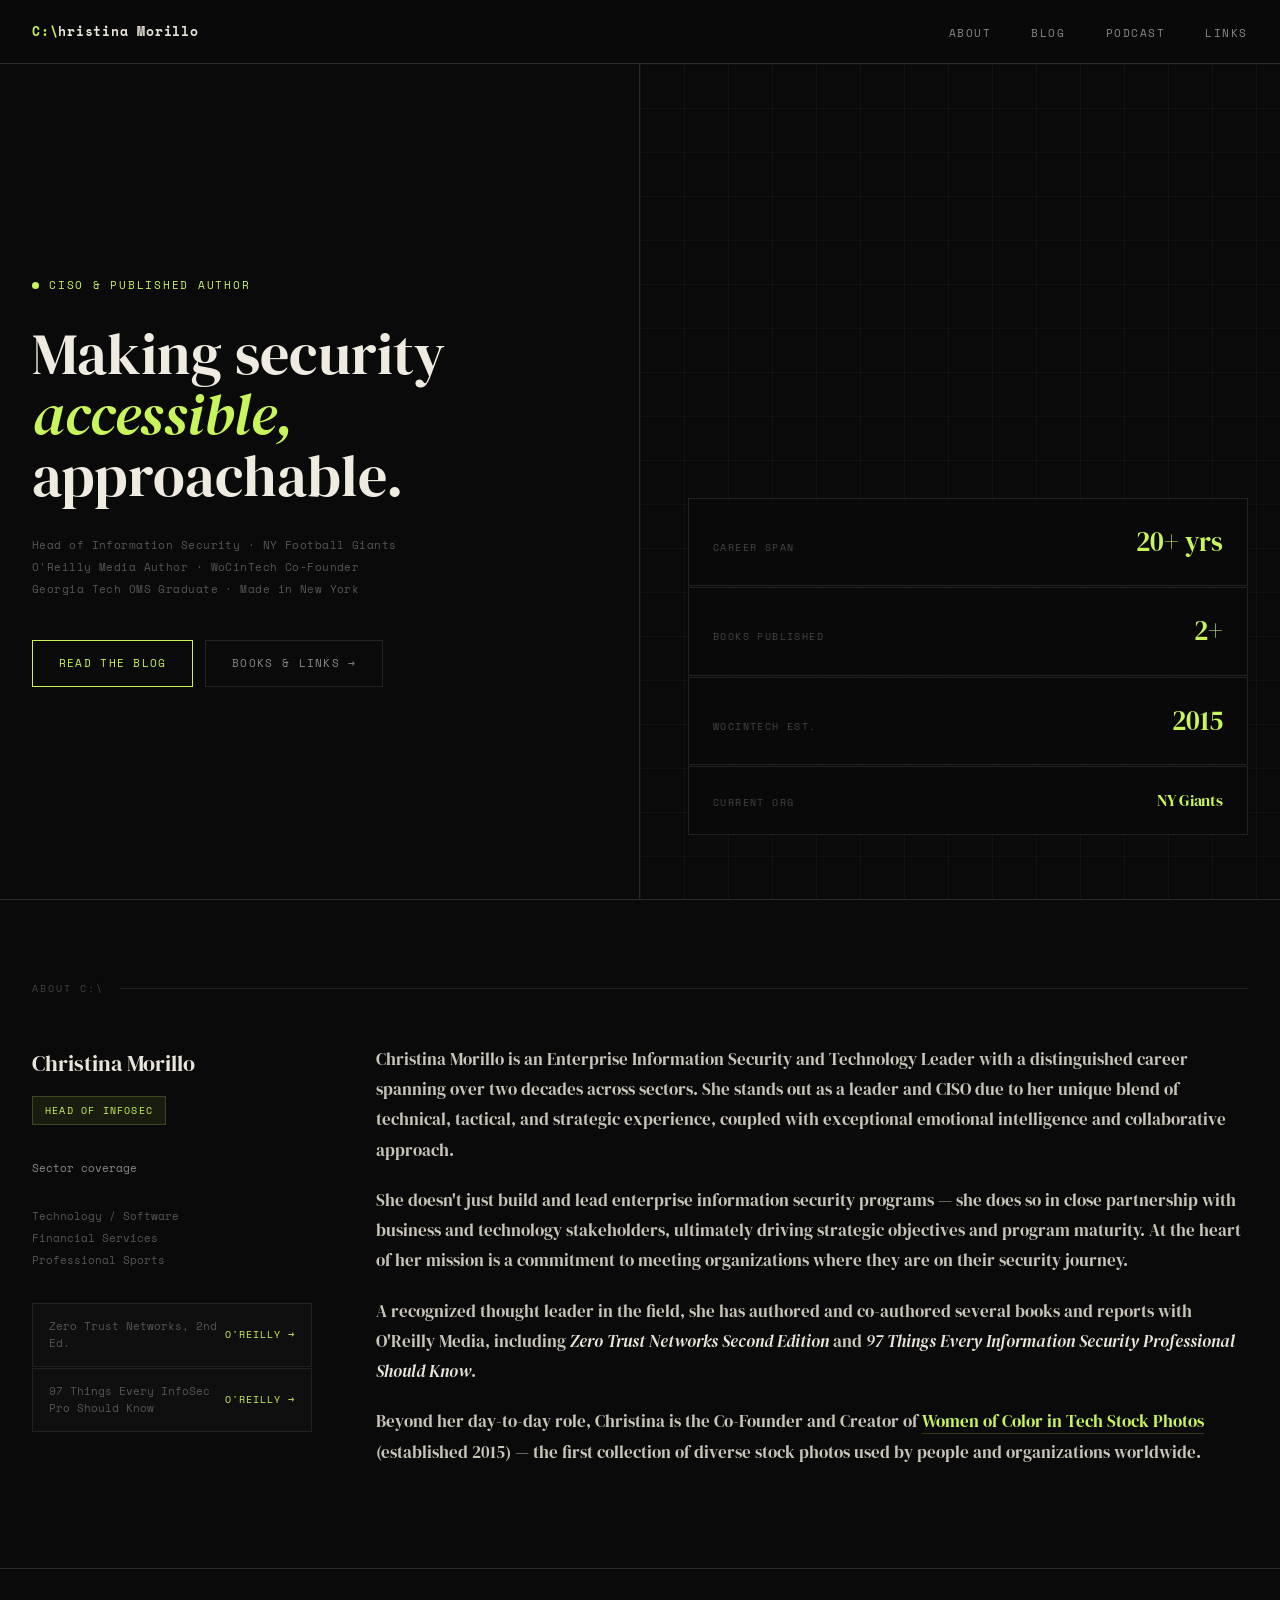
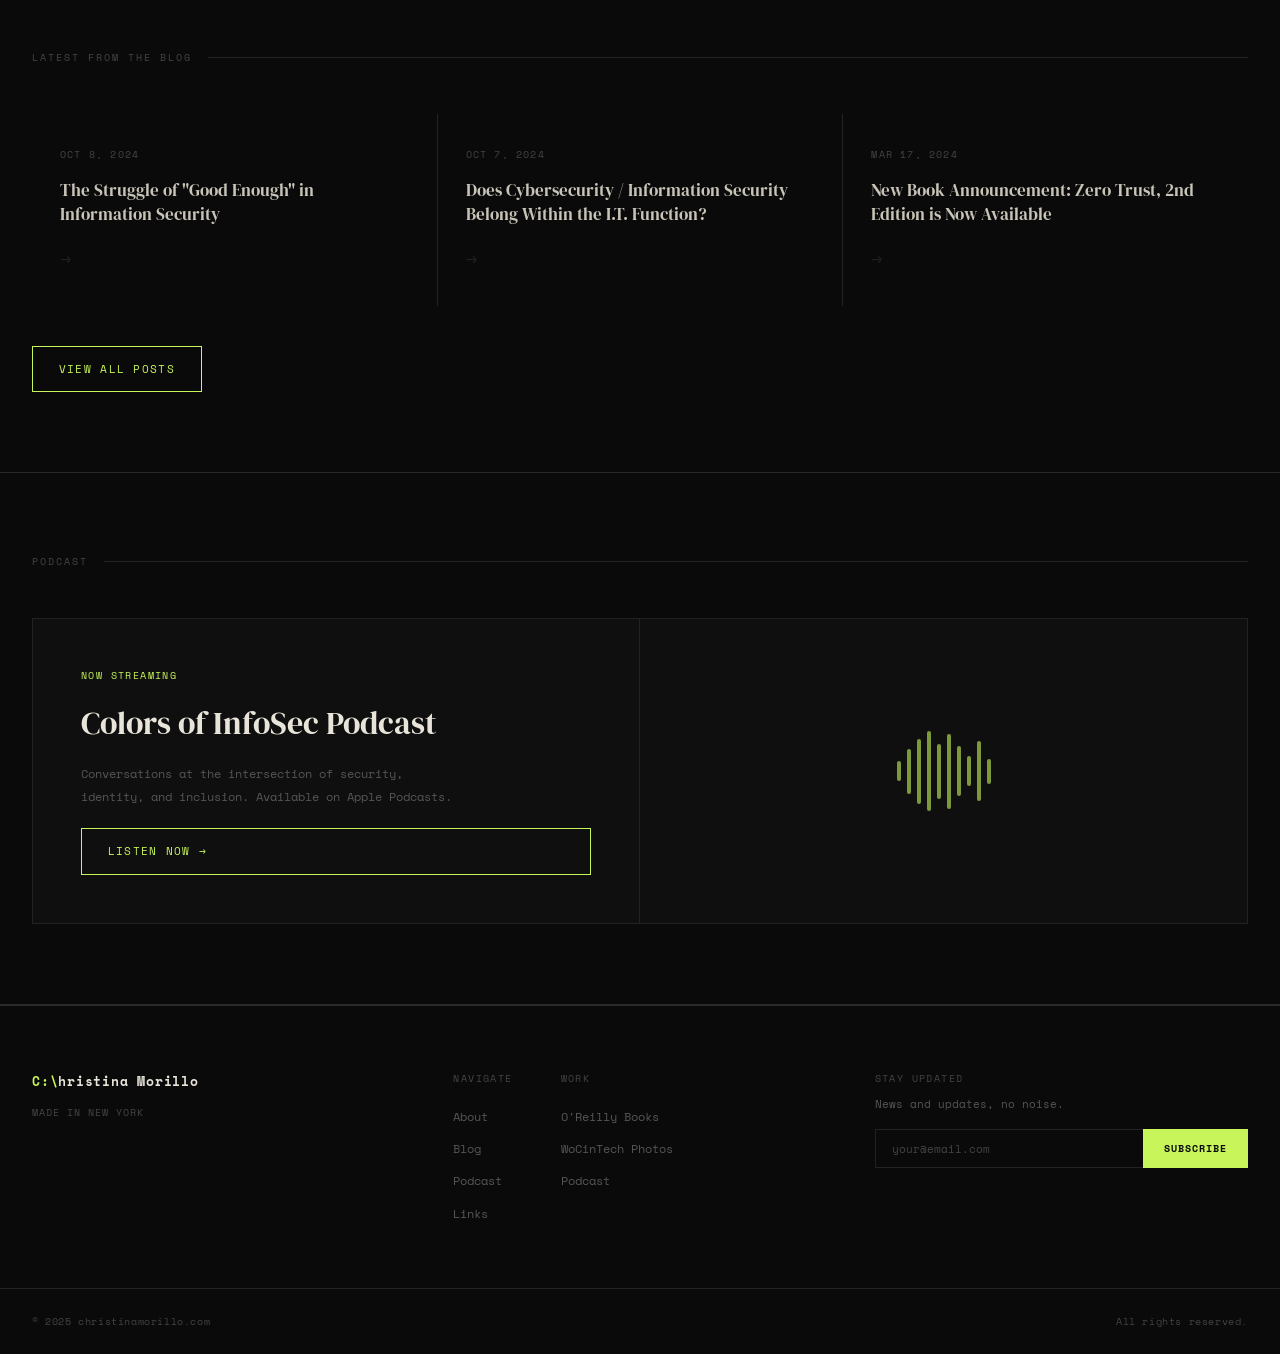
<file: index.html>
<!DOCTYPE html>
<html lang="en">
<head>
  <meta charset="UTF-8" />
  <meta name="viewport" content="width=device-width, initial-scale=1.0" />
  <meta name="description" content="Christina Morillo — Head of Information Security at The New York Football Giants. CISO, Published Author, Co-Founder of WoCinTech." />
  <meta property="og:title" content="C:\hristina Morillo" />
  <meta property="og:description" content="Enterprise Information Security Leader. Published Author. Made in New York." />
  <meta property="og:type" content="website" />
  <title>C:\hristina Morillo</title>
  <link rel="stylesheet" href="assets/css/style.css" />
  <link rel="preconnect" href="https://fonts.googleapis.com" />
  <link rel="preconnect" href="https://fonts.gstatic.com" crossorigin />
  <link href="https://fonts.googleapis.com/css2?family=Space+Mono:ital,wght@0,400;0,700;1,400&family=DM+Serif+Display:ital@0;1&display=swap" rel="stylesheet" />
</head>
<body>

  <!-- NAV -->
  <nav class="nav" id="nav">
    <a href="index.html" class="logo"><span>C:\</span>hristina Morillo</a>
    <button class="nav-toggle" id="navToggle" aria-label="Toggle menu">
      <span></span><span></span><span></span>
    </button>
    <ul class="nav-links" id="navLinks">
      <li><a href="#about">About</a></li>
      <li><a href="blog.html">Blog</a></li>
      <li><a href="#podcast">Podcast</a></li>
      <li><a href="https://bio.site/christinamorillo" target="_blank" rel="noopener">Links</a></li>
    </ul>
  </nav>

  <!-- HERO -->
  <section class="hero">
    <div class="hero-text">
      <div class="prompt">CISO &amp; Published Author</div>
      <h1 class="headline">
        Making security<br>
        <em>accessible,</em><br>
        approachable.
      </h1>
      <p class="tagline">
        Head of Information Security · NY Football Giants<br>
        O'Reilly Media Author · WoCinTech Co-Founder<br>
        Georgia Tech OMS Graduate · Made in New York
      </p>
      <div class="cta-row">
        <a class="btn" href="blog.html">Read the Blog</a>
        <a class="btn btn-ghost" href="https://www.oreilly.com/pub/au/8268" target="_blank" rel="noopener">Books &amp; Links →</a>
      </div>
    </div>

    <div class="hero-visual">
      <div class="grid-bg"></div>
      <div class="stat-stack">
        <div class="stat">
          <span class="stat-label">Career Span</span>
          <span class="stat-value">20+ yrs</span>
        </div>
        <div class="stat">
          <span class="stat-label">Books Published</span>
          <span class="stat-value">2+</span>
        </div>
        <div class="stat">
          <span class="stat-label">WoCinTech Est.</span>
          <span class="stat-value">2015</span>
        </div>
        <div class="stat">
          <span class="stat-label">Current Org</span>
          <span class="stat-value stat-value--sm">NY Giants</span>
        </div>
      </div>
    </div>
  </section>

  <!-- ABOUT -->
  <section class="section" id="about">
    <div class="section-label">About C:\</div>
    <div class="bio">
      <div class="bio-aside">
        <div class="bio-name">Christina Morillo</div>
        <div class="role-tag">HEAD OF INFOSEC</div>
        <div class="bio-org">
          <strong>Sector coverage</strong><br>
          Technology / Software<br>
          Financial Services<br>
          Professional Sports
        </div>
        <div class="books">
          <a class="book" href="https://www.oreilly.com/pub/au/8268" target="_blank" rel="noopener">
            Zero Trust Networks, 2nd Ed. <span>O'REILLY →</span>
          </a>
          <a class="book" href="https://www.oreilly.com/pub/au/8268" target="_blank" rel="noopener">
            97 Things Every InfoSec Pro Should Know <span>O'REILLY →</span>
          </a>
        </div>
      </div>
      <div class="bio-body">
        <p>Christina Morillo is an Enterprise Information Security and Technology Leader with a distinguished career spanning over two decades across sectors. She stands out as a leader and CISO due to her unique blend of technical, tactical, and strategic experience, coupled with exceptional emotional intelligence and collaborative approach.</p>
        <p>She doesn't just build and lead enterprise information security programs — she does so in close partnership with business and technology stakeholders, ultimately driving strategic objectives and program maturity. At the heart of her mission is a commitment to meeting organizations where they are on their security journey.</p>
        <p>A recognized thought leader in the field, she has authored and co-authored several books and reports with O'Reilly Media, including <em>Zero Trust Networks Second Edition</em> and <em>97 Things Every Information Security Professional Should Know</em>.</p>
        <p>Beyond her day-to-day role, Christina is the Co-Founder and Creator of <a href="https://www.wocintechchat.com" target="_blank" rel="noopener">Women of Color in Tech Stock Photos</a> (established 2015) — the first collection of diverse stock photos used by people and organizations worldwide.</p>
      </div>
    </div>
  </section>

  <!-- BLOG PREVIEW -->
  <section class="section" id="blog">
    <div class="section-label">Latest from the Blog</div>
    <div class="blog-grid">
      <a class="post" href="https://www.christinamorillo.com/blog/goodenoughinfosec" target="_blank" rel="noopener">
        <div class="post-date">Oct 8, 2024</div>
        <div class="post-title">The Struggle of "Good Enough" in Information Security</div>
        <div class="post-arrow">→</div>
      </a>
      <a class="post" href="https://www.christinamorillo.com/blog/infosecandit" target="_blank" rel="noopener">
        <div class="post-date">Oct 7, 2024</div>
        <div class="post-title">Does Cybersecurity / Information Security Belong Within the I.T. Function?</div>
        <div class="post-arrow">→</div>
      </a>
      <a class="post" href="https://www.christinamorillo.com/blog/new-book-announcement-zero-trust-2nd-ed-is-now-available" target="_blank" rel="noopener">
        <div class="post-date">Mar 17, 2024</div>
        <div class="post-title">New Book Announcement: Zero Trust, 2nd Edition is Now Available</div>
        <div class="post-arrow">→</div>
      </a>
    </div>
    <div class="blog-cta">
      <a class="btn" href="blog.html">View All Posts</a>
    </div>
  </section>

  <!-- PODCAST -->
  <section class="section" id="podcast">
    <div class="section-label">Podcast</div>
    <div class="podcast-card">
      <div class="podcast-info">
        <div class="podcast-tag">NOW STREAMING</div>
        <h2 class="podcast-title">Colors of InfoSec Podcast</h2>
        <p class="podcast-desc">Conversations at the intersection of security, identity, and inclusion. Available on Apple Podcasts.</p>
        <a class="btn" href="https://podcasts.apple.com/us/podcast/colors-of-infosec-podcast/id1531541552" target="_blank" rel="noopener">Listen Now →</a>
      </div>
      <div class="podcast-visual">
        <div class="podcast-wave">
          <span></span><span></span><span></span><span></span><span></span>
          <span></span><span></span><span></span><span></span><span></span>
        </div>
      </div>
    </div>
  </section>

  <!-- FOOTER -->
  <footer class="footer">
    <div class="footer-top">
      <div class="footer-brand">
        <div class="logo"><span>C:\</span>hristina Morillo</div>
        <div class="footer-made">Made in New York</div>
      </div>
      <div class="footer-nav">
        <div class="footer-col">
          <div class="footer-col-label">Navigate</div>
          <a href="#about">About</a>
          <a href="blog.html">Blog</a>
          <a href="#podcast">Podcast</a>
          <a href="https://bio.site/christinamorillo" target="_blank" rel="noopener">Links</a>
        </div>
        <div class="footer-col">
          <div class="footer-col-label">Work</div>
          <a href="https://www.oreilly.com/pub/au/8268" target="_blank" rel="noopener">O'Reilly Books</a>
          <a href="https://www.wocintechchat.com" target="_blank" rel="noopener">WoCinTech Photos</a>
          <a href="https://podcasts.apple.com/us/podcast/colors-of-infosec-podcast/id1531541552" target="_blank" rel="noopener">Podcast</a>
        </div>
      </div>
      <div class="footer-subscribe">
        <div class="footer-col-label">Stay Updated</div>
        <p>News and updates, no noise.</p>
        <form class="subscribe-form" id="subscribeForm" onsubmit="handleSubscribe(event)">
          <input type="email" class="email-input" placeholder="your@email.com" required />
          <button type="submit" class="sub-btn">Subscribe</button>
        </form>
        <div class="subscribe-msg" id="subscribeMsg"></div>
      </div>
    </div>
    <div class="footer-bottom">
      <span>© 2025 christinamorillo.com</span>
      <span>All rights reserved.</span>
    </div>
  </footer>

  <script src="assets/js/main.js"></script>
</body>
</html>
</file>
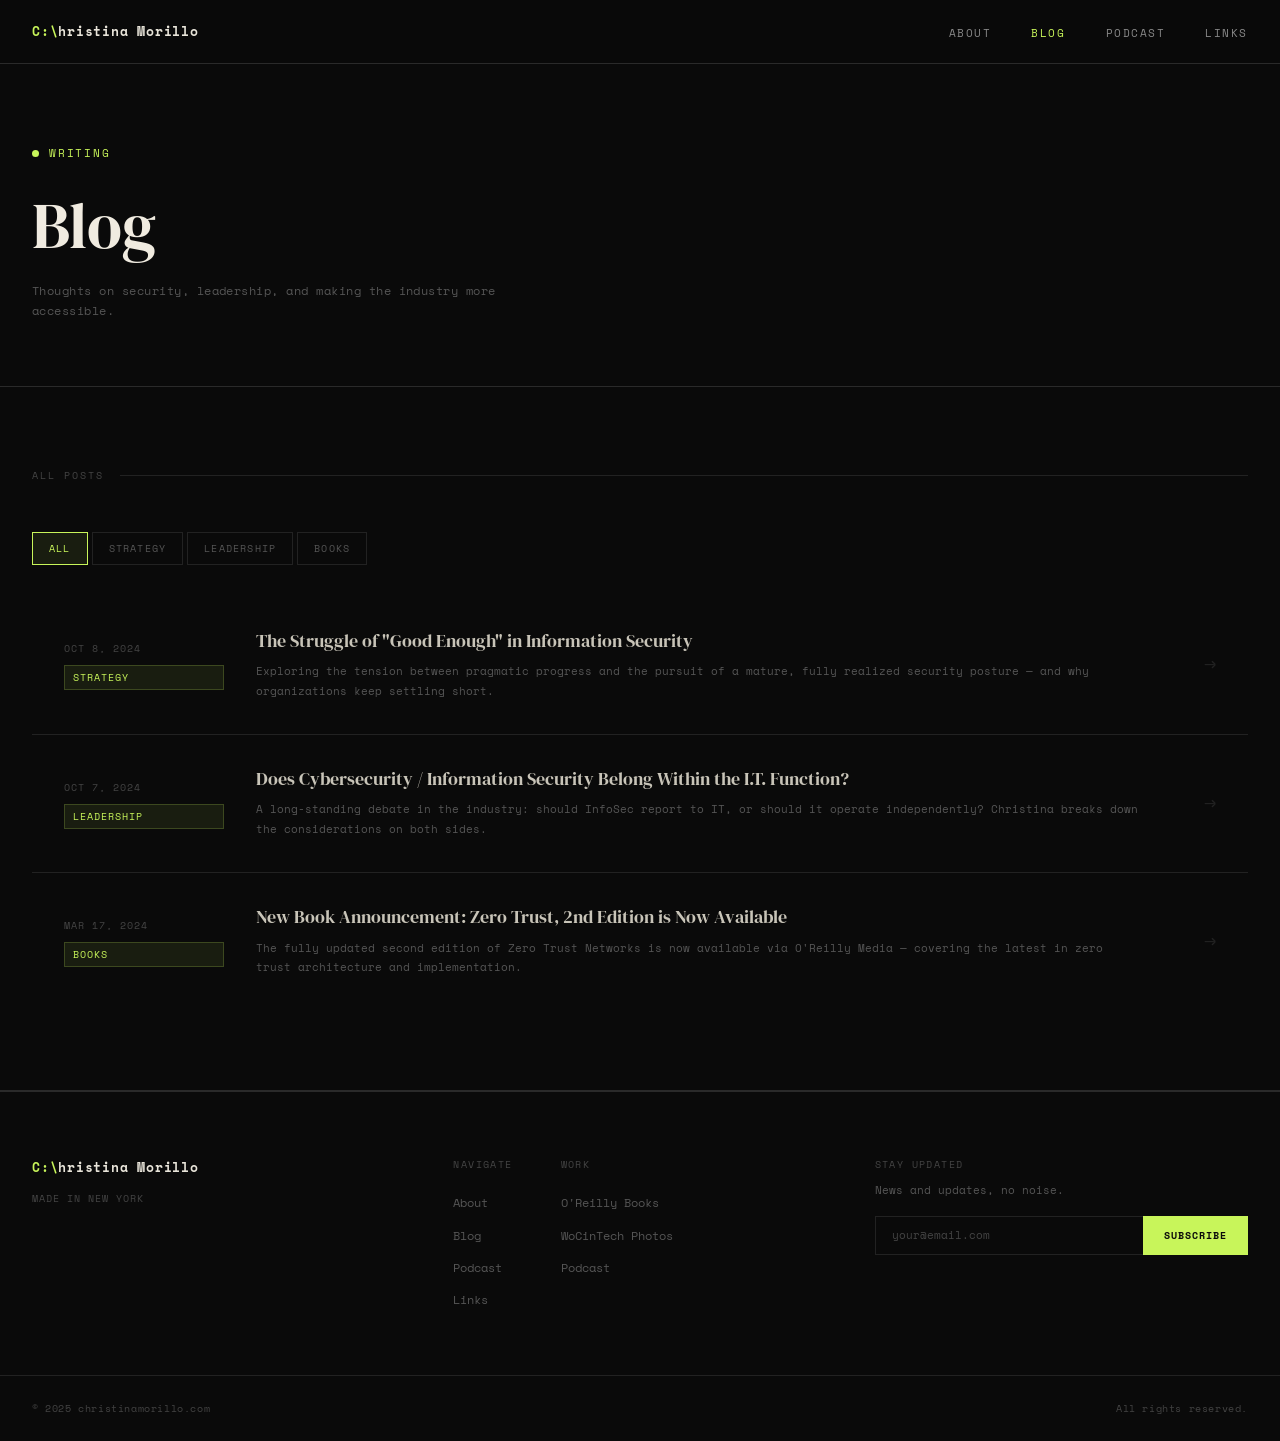
<file: blog.html>
<!DOCTYPE html>
<html lang="en">
<head>
  <meta charset="UTF-8" />
  <meta name="viewport" content="width=device-width, initial-scale=1.0" />
  <meta name="description" content="Christina Morillo's blog — thoughts on information security, leadership, and inclusion in tech." />
  <title>Blog · C:\hristina Morillo</title>
  <link rel="stylesheet" href="assets/css/style.css" />
  <link rel="preconnect" href="https://fonts.googleapis.com" />
  <link rel="preconnect" href="https://fonts.gstatic.com" crossorigin />
  <link href="https://fonts.googleapis.com/css2?family=Space+Mono:ital,wght@0,400;0,700;1,400&family=DM+Serif+Display:ital@0;1&display=swap" rel="stylesheet" />
</head>
<body>

  <nav class="nav" id="nav">
    <a href="index.html" class="logo"><span>C:\</span>hristina Morillo</a>
    <button class="nav-toggle" id="navToggle" aria-label="Toggle menu">
      <span></span><span></span><span></span>
    </button>
    <ul class="nav-links" id="navLinks">
      <li><a href="index.html#about">About</a></li>
      <li><a href="blog.html" class="active">Blog</a></li>
      <li><a href="index.html#podcast">Podcast</a></li>
      <li><a href="https://bio.site/christinamorillo" target="_blank" rel="noopener">Links</a></li>
    </ul>
  </nav>

  <div class="page-header">
    <div class="prompt">Writing</div>
    <h1 class="page-title">Blog</h1>
    <p class="page-subtitle">Thoughts on security, leadership, and making the industry more accessible.</p>
  </div>

  <section class="section">
    <div class="section-label">All Posts</div>

    <div class="blog-filter" id="blogFilter">
      <button class="filter-btn active" data-tag="all">All</button>
      <button class="filter-btn" data-tag="strategy">Strategy</button>
      <button class="filter-btn" data-tag="leadership">Leadership</button>
      <button class="filter-btn" data-tag="books">Books</button>
    </div>

    <div class="blog-list" id="blogList">

      <a class="blog-item" href="https://www.christinamorillo.com/blog/goodenoughinfosec" target="_blank" rel="noopener" data-tags="strategy leadership">
        <div class="blog-item-meta">
          <span class="blog-item-date">Oct 8, 2024</span>
          <span class="blog-item-tag">Strategy</span>
        </div>
        <div class="blog-item-body">
          <h2 class="blog-item-title">The Struggle of "Good Enough" in Information Security</h2>
          <p class="blog-item-excerpt">Exploring the tension between pragmatic progress and the pursuit of a mature, fully realized security posture — and why organizations keep settling short.</p>
        </div>
        <div class="blog-item-arrow">→</div>
      </a>

      <a class="blog-item" href="https://www.christinamorillo.com/blog/infosecandit" target="_blank" rel="noopener" data-tags="strategy leadership">
        <div class="blog-item-meta">
          <span class="blog-item-date">Oct 7, 2024</span>
          <span class="blog-item-tag">Leadership</span>
        </div>
        <div class="blog-item-body">
          <h2 class="blog-item-title">Does Cybersecurity / Information Security Belong Within the I.T. Function?</h2>
          <p class="blog-item-excerpt">A long-standing debate in the industry: should InfoSec report to IT, or should it operate independently? Christina breaks down the considerations on both sides.</p>
        </div>
        <div class="blog-item-arrow">→</div>
      </a>

      <a class="blog-item" href="https://www.christinamorillo.com/blog/new-book-announcement-zero-trust-2nd-ed-is-now-available" target="_blank" rel="noopener" data-tags="books">
        <div class="blog-item-meta">
          <span class="blog-item-date">Mar 17, 2024</span>
          <span class="blog-item-tag">Books</span>
        </div>
        <div class="blog-item-body">
          <h2 class="blog-item-title">New Book Announcement: Zero Trust, 2nd Edition is Now Available</h2>
          <p class="blog-item-excerpt">The fully updated second edition of Zero Trust Networks is now available via O'Reilly Media — covering the latest in zero trust architecture and implementation.</p>
        </div>
        <div class="blog-item-arrow">→</div>
      </a>

    </div>
  </section>

  <footer class="footer">
    <div class="footer-top">
      <div class="footer-brand">
        <div class="logo"><span>C:\</span>hristina Morillo</div>
        <div class="footer-made">Made in New York</div>
      </div>
      <div class="footer-nav">
        <div class="footer-col">
          <div class="footer-col-label">Navigate</div>
          <a href="index.html#about">About</a>
          <a href="blog.html">Blog</a>
          <a href="index.html#podcast">Podcast</a>
          <a href="https://bio.site/christinamorillo" target="_blank" rel="noopener">Links</a>
        </div>
        <div class="footer-col">
          <div class="footer-col-label">Work</div>
          <a href="https://www.oreilly.com/pub/au/8268" target="_blank" rel="noopener">O'Reilly Books</a>
          <a href="https://www.wocintechchat.com" target="_blank" rel="noopener">WoCinTech Photos</a>
          <a href="https://podcasts.apple.com/us/podcast/colors-of-infosec-podcast/id1531541552" target="_blank" rel="noopener">Podcast</a>
        </div>
      </div>
      <div class="footer-subscribe">
        <div class="footer-col-label">Stay Updated</div>
        <p>News and updates, no noise.</p>
        <form class="subscribe-form" id="subscribeForm" onsubmit="handleSubscribe(event)">
          <input type="email" class="email-input" placeholder="your@email.com" required />
          <button type="submit" class="sub-btn">Subscribe</button>
        </form>
        <div class="subscribe-msg" id="subscribeMsg"></div>
      </div>
    </div>
    <div class="footer-bottom">
      <span>© 2025 christinamorillo.com</span>
      <span>All rights reserved.</span>
    </div>
  </footer>

  <script src="assets/js/main.js"></script>
</body>
</html>
</file>
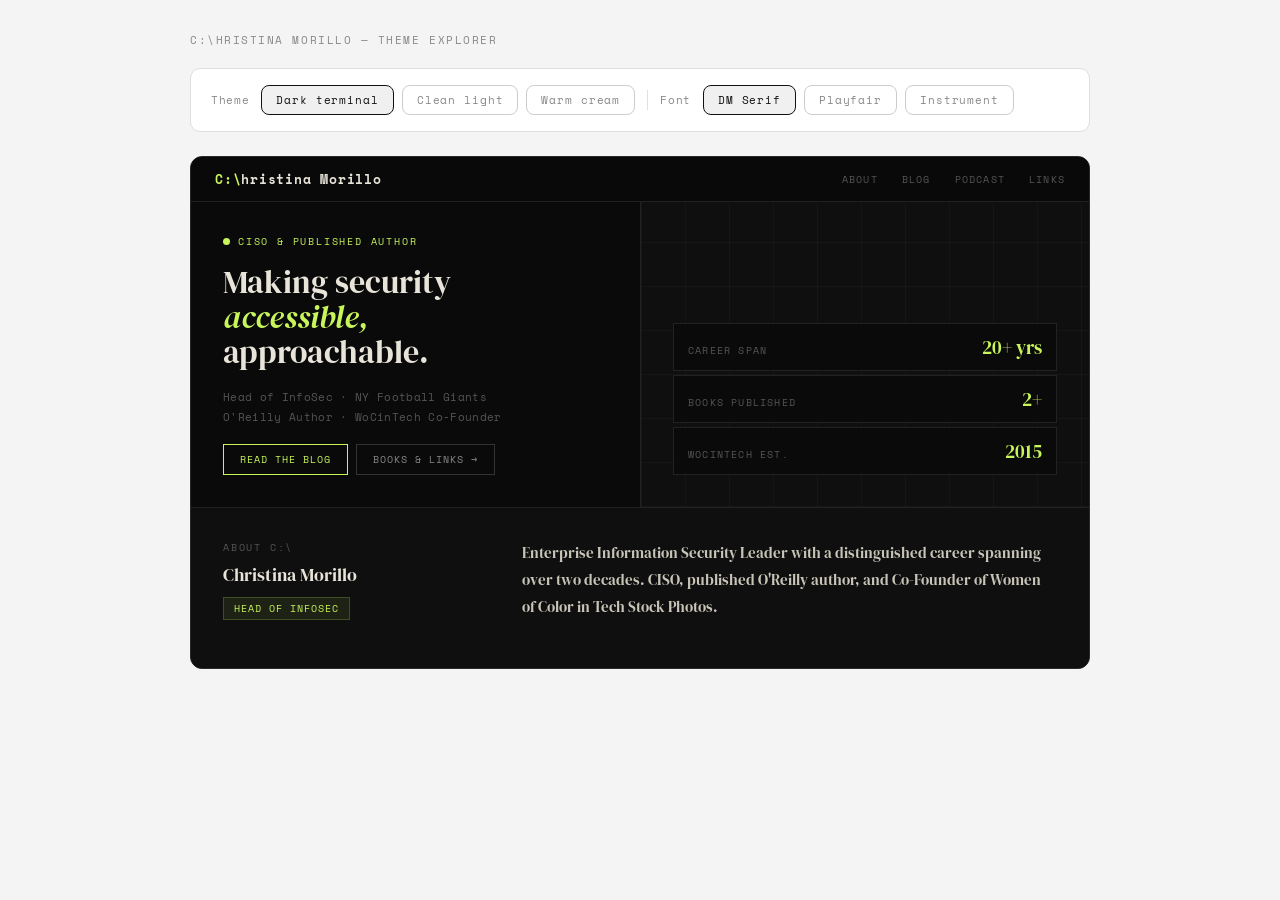
<file: christinamorillo_theme_explorer.html>
<!DOCTYPE html>
<html lang="en">
<head>
  <meta charset="UTF-8" />
  <meta name="viewport" content="width=device-width, initial-scale=1.0" />
  <title>C:\hristina Morillo — Theme Explorer</title>
  <link href="https://fonts.googleapis.com/css2?family=Space+Mono:wght@400;700&family=DM+Serif+Display:ital@0;1&family=Playfair+Display:ital,wght@0,400;0,700;1,400&family=Instrument+Serif:ital@0;1&display=swap" rel="stylesheet" />
  <style>
    *, *::before, *::after { box-sizing: border-box; margin: 0; padding: 0; }

    body {
      font-family: 'Space Mono', monospace;
      background: #f4f4f4;
      padding: 2rem;
      min-height: 100vh;
    }

    .te-root { max-width: 900px; margin: 0 auto; }

    .te-header {
      font-family: 'Space Mono', monospace;
      font-size: 11px;
      letter-spacing: 0.14em;
      text-transform: uppercase;
      color: #888;
      margin-bottom: 1.25rem;
    }

    .te-controls {
      display: flex;
      gap: 8px;
      flex-wrap: wrap;
      padding: 1rem 1.25rem;
      background: #fff;
      border: 0.5px solid #ddd;
      border-radius: 10px;
      margin-bottom: 1.5rem;
      align-items: center;
    }

    .te-label {
      font-size: 11px;
      color: #888;
      letter-spacing: 0.06em;
      margin-right: 4px;
    }

    .te-btn {
      font-family: 'Space Mono', monospace;
      font-size: 11px;
      letter-spacing: 0.08em;
      padding: 6px 14px;
      border: 0.5px solid #ccc;
      background: transparent;
      color: #888;
      cursor: pointer;
      border-radius: 8px;
      transition: all 0.15s;
    }
    .te-btn:hover { background: #f5f5f5; color: #333; }
    .te-btn.active { border-color: #111; color: #111; background: #f0f0f0; }

    .te-divider { width: 1px; height: 20px; background: #e0e0e0; margin: 0 4px; }

    .te-preview {
      border: 0.5px solid #ddd;
      border-radius: 12px;
      overflow: hidden;
      transition: background 0.3s;
    }

    .te-nav-bar {
      display: flex;
      align-items: center;
      justify-content: space-between;
      padding: 0.75rem 1.5rem;
      border-bottom: 1px solid;
      font-size: 11px;
    }
    .te-nav-links { display: flex; gap: 1.5rem; }
    .te-nav-link { font-size: 10px; letter-spacing: 0.12em; text-transform: uppercase; }

    .te-hero { display: grid; grid-template-columns: 1fr 1fr; min-height: 260px; }

    .te-left {
      padding: 2rem;
      display: flex;
      flex-direction: column;
      justify-content: center;
      gap: 1rem;
    }

    .te-right {
      padding: 2rem;
      display: flex;
      flex-direction: column;
      justify-content: flex-end;
      gap: 4px;
    }

    .te-eyebrow {
      font-size: 10px;
      letter-spacing: 0.18em;
      text-transform: uppercase;
      display: flex;
      align-items: center;
      gap: 8px;
    }

    .te-dot { width: 7px; height: 7px; border-radius: 50%; flex-shrink: 0; }

    .te-headline { font-size: 2rem; line-height: 1.1; font-weight: 400; margin: 0; }

    .te-tagline { font-size: 11px; line-height: 1.9; letter-spacing: 0.03em; }

    .te-ctas { display: flex; gap: 8px; }

    .te-cta {
      font-family: 'Space Mono', monospace;
      font-size: 10px;
      letter-spacing: 0.1em;
      text-transform: uppercase;
      padding: 7px 16px;
      border: 1px solid;
      cursor: default;
    }

    .te-stat {
      padding: 10px 14px;
      border: 1px solid;
      display: flex;
      justify-content: space-between;
      align-items: baseline;
    }
    .te-stat-l { font-size: 10px; letter-spacing: 0.12em; text-transform: uppercase; }
    .te-stat-v { font-size: 1.2rem; }

    .te-about {
      padding: 2rem;
      display: grid;
      grid-template-columns: 1fr 2fr;
      gap: 2rem;
      border-top: 1px solid;
    }

    .te-aside-name { font-size: 1.1rem; font-weight: 400; margin-bottom: 0.4rem; }

    .te-tag {
      font-size: 10px;
      letter-spacing: 0.1em;
      text-transform: uppercase;
      padding: 3px 10px;
      display: inline-block;
      margin-bottom: 1rem;
      border: 1px solid;
    }

    .te-section-label {
      font-family: 'Space Mono', monospace;
      font-size: 10px;
      letter-spacing: 0.18em;
      text-transform: uppercase;
      margin-bottom: 0.5rem;
    }

    .te-bio-text { font-size: 0.95rem; line-height: 1.75; font-weight: 400; }
  </style>
</head>
<body>
<div class="te-root">

  <div class="te-header">C:\hristina Morillo — Theme Explorer</div>

  <div class="te-controls">
    <span class="te-label">Theme</span>
    <button class="te-btn active" onclick="setTheme('dark')"       id="btn-dark">Dark terminal</button>
    <button class="te-btn"        onclick="setTheme('light')"      id="btn-light">Clean light</button>
    <button class="te-btn"        onclick="setTheme('cream')"      id="btn-cream">Warm cream</button>
    <div class="te-divider"></div>
    <span class="te-label">Font</span>
    <button class="te-btn active" onclick="setFont('dm')"          id="btn-dm">DM Serif</button>
    <button class="te-btn"        onclick="setFont('playfair')"    id="btn-playfair">Playfair</button>
    <button class="te-btn"        onclick="setFont('instrument')"  id="btn-instrument">Instrument</button>
  </div>

  <div class="te-preview" id="preview">

    <div class="te-nav-bar" id="navBar">
      <div id="navLogo" style="font-family:'Space Mono',monospace;font-size:13px;font-weight:700;letter-spacing:0.06em;"></div>
      <div class="te-nav-links">
        <span class="te-nav-link" id="nl1">About</span>
        <span class="te-nav-link" id="nl2">Blog</span>
        <span class="te-nav-link" id="nl3">Podcast</span>
        <span class="te-nav-link" id="nl4">Links</span>
      </div>
    </div>

    <div class="te-hero">
      <div class="te-left">
        <div class="te-eyebrow" id="eyebrow">
          <div class="te-dot" id="dot"></div>
          <span id="eyebrowText">CISO &amp; Published Author</span>
        </div>
        <h1 class="te-headline" id="headline">
          Making security<br><em id="emWord">accessible,</em><br>approachable.
        </h1>
        <div class="te-tagline" id="tagline">
          Head of InfoSec · NY Football Giants<br>
          O'Reilly Author · WoCinTech Co-Founder
        </div>
        <div class="te-ctas">
          <div class="te-cta" id="cta1">Read the Blog</div>
          <div class="te-cta" id="cta2">Books &amp; Links →</div>
        </div>
      </div>
      <div class="te-right" id="rightPanel">
        <div class="te-stat" id="s1">
          <span class="te-stat-l" id="sl1">Career Span</span>
          <span class="te-stat-v" id="sv1">20+ yrs</span>
        </div>
        <div class="te-stat" id="s2">
          <span class="te-stat-l" id="sl2">Books Published</span>
          <span class="te-stat-v" id="sv2">2+</span>
        </div>
        <div class="te-stat" id="s3">
          <span class="te-stat-l" id="sl3">WoCinTech Est.</span>
          <span class="te-stat-v" id="sv3">2015</span>
        </div>
      </div>
    </div>

    <div class="te-about" id="aboutSection">
      <div>
        <div class="te-section-label" id="sectionLabel">About C:\</div>
        <div class="te-aside-name" id="asideName">Christina Morillo</div>
        <div class="te-tag" id="roleTag">HEAD OF INFOSEC</div>
      </div>
      <div class="te-bio-text" id="bioText">
        Enterprise Information Security Leader with a distinguished career spanning over two decades. CISO, published O'Reilly author, and Co-Founder of Women of Color in Tech Stock Photos.
      </div>
    </div>

  </div>
</div>

<script>
  const themes = {
    dark: {
      bg: '#0a0a0a', bg1: '#0f0f0f', border: '#222', border2: '#2a2a2a',
      text: '#e8e4d9', text2: '#c8c4b8', muted: '#555', accent: '#c8f55a',
      accentBg: 'rgba(200,245,90,0.08)', accentBorder: 'rgba(200,245,90,0.2)',
      navBg: 'rgba(10,10,10,0.96)', statBg: 'rgba(10,10,10,0.88)',
      gridColor: 'rgba(200,245,90,0.03)',
      logoPrefix: '#c8f55a', logoSuffix: '#e8e4d9',
      cta1Bg: 'transparent', cta1Text: '#c8f55a', cta1Border: '#c8f55a',
      cta2Bg: 'transparent', cta2Text: '#888', cta2Border: '#333',
    },
    light: {
      bg: '#ffffff', bg1: '#f8f8f8', border: '#e0e0e0', border2: '#ebebeb',
      text: '#0a0a0a', text2: '#333', muted: '#888', accent: '#1a1a1a',
      accentBg: '#f0f0f0', accentBorder: '#ccc',
      navBg: 'rgba(255,255,255,0.96)', statBg: '#ffffff',
      gridColor: 'rgba(0,0,0,0.04)',
      logoPrefix: '#0a0a0a', logoSuffix: '#0a0a0a',
      cta1Bg: '#0a0a0a', cta1Text: '#fff', cta1Border: '#0a0a0a',
      cta2Bg: 'transparent', cta2Text: '#888', cta2Border: '#ddd',
    },
    cream: {
      bg: '#f5f0e8', bg1: '#ede8df', border: '#d8d0c0', border2: '#e4ddd0',
      text: '#1c1814', text2: '#3d3530', muted: '#8a7f72', accent: '#8b4513',
      accentBg: 'rgba(139,69,19,0.07)', accentBorder: 'rgba(139,69,19,0.22)',
      navBg: 'rgba(245,240,232,0.96)', statBg: 'rgba(245,240,232,0.9)',
      gridColor: 'rgba(139,69,19,0.04)',
      logoPrefix: '#8b4513', logoSuffix: '#1c1814',
      cta1Bg: '#1c1814', cta1Text: '#f5f0e8', cta1Border: '#1c1814',
      cta2Bg: 'transparent', cta2Text: '#8a7f72', cta2Border: '#c8bfb0',
    }
  };

  const fonts = {
    dm:         { serif: "'DM Serif Display', serif" },
    playfair:   { serif: "'Playfair Display', serif" },
    instrument: { serif: "'Instrument Serif', serif" },
  };

  let currentTheme = 'dark';
  let currentFont  = 'dm';

  function applyTheme(t, f) {
    const T = themes[t];
    const F = fonts[f];

    document.getElementById('preview').style.background = T.bg;
    document.getElementById('preview').style.borderColor = T.border2;

    const navBar = document.getElementById('navBar');
    navBar.style.background = T.navBg;
    navBar.style.borderColor = T.border;

    document.getElementById('navLogo').innerHTML =
      `<span style="color:${T.logoPrefix}">C:\\</span><span style="color:${T.logoSuffix}">hristina Morillo</span>`;

    ['nl1','nl2','nl3','nl4'].forEach(id => {
      document.getElementById(id).style.color = T.muted;
    });

    document.getElementById('dot').style.background = T.accent;
    document.getElementById('eyebrowText').style.color = T.accent;

    const headline = document.getElementById('headline');
    headline.style.color = T.text;
    headline.style.fontFamily = F.serif;
    document.getElementById('emWord').style.color = T.accent;

    document.getElementById('tagline').style.color = T.muted;

    const cta1 = document.getElementById('cta1');
    cta1.style.background = T.cta1Bg;
    cta1.style.color = T.cta1Text;
    cta1.style.borderColor = T.cta1Border;

    const cta2 = document.getElementById('cta2');
    cta2.style.background = T.cta2Bg;
    cta2.style.color = T.cta2Text;
    cta2.style.borderColor = T.cta2Border;

    const rightPanel = document.getElementById('rightPanel');
    rightPanel.style.background = t === 'dark'
      ? `repeating-linear-gradient(0deg,${T.gridColor} 0,${T.gridColor} 1px,transparent 1px,transparent 44px),repeating-linear-gradient(90deg,${T.gridColor} 0,${T.gridColor} 1px,transparent 1px,transparent 44px),${T.bg1}`
      : T.bg1;
    rightPanel.style.borderLeft = `1px solid ${T.border}`;

    ['s1','s2','s3'].forEach((id, i) => {
      const s = document.getElementById(id);
      s.style.background = T.statBg;
      s.style.borderColor = T.border;
      document.getElementById('sl' + (i+1)).style.color = T.muted;
      const sv = document.getElementById('sv' + (i+1));
      sv.style.color = T.accent;
      sv.style.fontFamily = F.serif;
    });

    const about = document.getElementById('aboutSection');
    about.style.background = T.bg1;
    about.style.borderColor = T.border;

    document.getElementById('sectionLabel').style.color = T.muted;

    const asideName = document.getElementById('asideName');
    asideName.style.color = T.text;
    asideName.style.fontFamily = F.serif;

    const tag = document.getElementById('roleTag');
    tag.style.color = T.accent;
    tag.style.background = T.accentBg;
    tag.style.borderColor = T.accentBorder;

    const bio = document.getElementById('bioText');
    bio.style.color = T.text2;
    bio.style.fontFamily = F.serif;
  }

  function setTheme(t) {
    currentTheme = t;
    ['dark','light','cream'].forEach(k => {
      document.getElementById('btn-' + k).classList.toggle('active', k === t);
    });
    applyTheme(currentTheme, currentFont);
  }

  function setFont(f) {
    currentFont = f;
    ['dm','playfair','instrument'].forEach(k => {
      document.getElementById('btn-' + k).classList.toggle('active', k === f);
    });
    applyTheme(currentTheme, currentFont);
  }

  applyTheme('dark', 'dm');
</script>
</body>
</html>
</file>
<file: assets/css/style.css>
/* ============================================================
   C:\hristina Morillo — style.css
   Theme: Terminal / Editorial Dark
   Fonts: Space Mono (mono/nav) + DM Serif Display (headlines/body)
   Accent: #c8f55a (acid green)
   ============================================================ */

/* ── Reset & Base ── */
*, *::before, *::after { box-sizing: border-box; margin: 0; padding: 0; }

:root {
  --bg:       #0a0a0a;
  --bg-1:     #0f0f0f;
  --bg-2:     #141414;
  --bg-3:     #1a1a1a;
  --border:   #222222;
  --border-2: #2a2a2a;
  --text:     #e8e4d9;
  --text-2:   #c8c4b8;
  --text-3:   #888888;
  --text-4:   #555555;
  --text-5:   #444444;
  --accent:   #c8f55a;
  --accent-bg: rgba(200, 245, 90, 0.08);
  --accent-border: rgba(200, 245, 90, 0.2);
  --font-mono: 'Space Mono', 'Courier New', monospace;
  --font-serif: 'DM Serif Display', Georgia, serif;
  --nav-h: 64px;
}

html { scroll-behavior: smooth; }

body {
  font-family: var(--font-mono);
  background: var(--bg);
  color: var(--text);
  line-height: 1.7;
  -webkit-font-smoothing: antialiased;
}

a { color: inherit; text-decoration: none; }
img { display: block; max-width: 100%; }
ul { list-style: none; }

/* ── Nav ── */
.nav {
  display: flex;
  align-items: center;
  justify-content: space-between;
  padding: 0 2rem;
  height: var(--nav-h);
  border-bottom: 1px solid var(--border-2);
  position: sticky;
  top: 0;
  background: rgba(10, 10, 10, 0.96);
  backdrop-filter: blur(6px);
  -webkit-backdrop-filter: blur(6px);
  z-index: 100;
}

.logo {
  font-family: var(--font-mono);
  font-size: 13px;
  font-weight: 700;
  letter-spacing: 0.06em;
  color: var(--text);
}
.logo span { color: var(--accent); }

.nav-links {
  display: flex;
  gap: 2.5rem;
}
.nav-links a {
  font-size: 11px;
  letter-spacing: 0.14em;
  text-transform: uppercase;
  color: var(--text-3);
  transition: color 0.2s;
}
.nav-links a:hover,
.nav-links a.active { color: var(--accent); }

.nav-toggle {
  display: none;
  flex-direction: column;
  gap: 5px;
  background: none;
  border: none;
  cursor: pointer;
  padding: 4px;
}
.nav-toggle span {
  display: block;
  width: 22px;
  height: 1px;
  background: var(--text-3);
  transition: transform 0.3s, opacity 0.3s;
}
.nav-toggle.open span:nth-child(1) { transform: translateY(6px) rotate(45deg); }
.nav-toggle.open span:nth-child(2) { opacity: 0; }
.nav-toggle.open span:nth-child(3) { transform: translateY(-6px) rotate(-45deg); }

/* ── Hero ── */
.hero {
  display: grid;
  grid-template-columns: 1fr 1fr;
  min-height: calc(100vh - var(--nav-h));
  border-bottom: 1px solid var(--border-2);
}

.hero-text {
  padding: 5rem 3rem 5rem 2rem;
  display: flex;
  flex-direction: column;
  justify-content: center;
  border-right: 1px solid var(--border-2);
}

.prompt {
  font-size: 11px;
  letter-spacing: 0.16em;
  text-transform: uppercase;
  color: var(--accent);
  margin-bottom: 1.75rem;
  display: flex;
  align-items: center;
  gap: 10px;
}
.prompt::before {
  content: '';
  display: inline-block;
  width: 7px;
  height: 7px;
  background: var(--accent);
  border-radius: 50%;
  animation: blink 1.4s steps(2) infinite;
  flex-shrink: 0;
}
@keyframes blink { 0%, 100% { opacity: 1; } 50% { opacity: 0; } }

.headline {
  font-family: var(--font-serif);
  font-size: clamp(2.6rem, 4.5vw, 4.4rem);
  line-height: 1.06;
  color: #f0ebe0;
  margin-bottom: 1.75rem;
  font-weight: 400;
}
.headline em {
  font-style: italic;
  color: var(--accent);
}

.tagline {
  font-size: 11px;
  letter-spacing: 0.04em;
  color: var(--text-4);
  line-height: 2;
  margin-bottom: 2.5rem;
}

.cta-row {
  display: flex;
  gap: 12px;
  flex-wrap: wrap;
}

/* ── Buttons ── */
.btn {
  font-family: var(--font-mono);
  font-size: 11px;
  letter-spacing: 0.12em;
  text-transform: uppercase;
  padding: 0.8rem 1.6rem;
  border: 1px solid var(--accent);
  background: transparent;
  color: var(--accent);
  cursor: pointer;
  display: inline-block;
  transition: background 0.2s, color 0.2s;
}
.btn:hover { background: var(--accent); color: var(--bg); }

.btn-ghost {
  border-color: var(--border);
  color: var(--text-3);
}
.btn-ghost:hover { background: var(--bg-2); color: var(--text); border-color: var(--border-2); }

/* ── Hero Visual ── */
.hero-visual {
  padding: 4rem 2rem 4rem 3rem;
  display: flex;
  flex-direction: column;
  justify-content: flex-end;
  position: relative;
  overflow: hidden;
}

.grid-bg {
  position: absolute;
  inset: 0;
  background-image:
    linear-gradient(rgba(200, 245, 90, 0.035) 1px, transparent 1px),
    linear-gradient(90deg, rgba(200, 245, 90, 0.035) 1px, transparent 1px);
  background-size: 44px 44px;
  pointer-events: none;
}

.stat-stack {
  position: relative;
  z-index: 2;
  display: flex;
  flex-direction: column;
  gap: 1px;
}

.stat {
  border: 1px solid var(--border);
  padding: 1.25rem 1.5rem;
  background: rgba(10, 10, 10, 0.88);
  display: flex;
  justify-content: space-between;
  align-items: baseline;
  transition: border-color 0.2s;
}
.stat:hover { border-color: var(--border-2); }

.stat-label {
  font-size: 10px;
  letter-spacing: 0.14em;
  text-transform: uppercase;
  color: var(--text-5);
}

.stat-value {
  font-family: var(--font-serif);
  font-size: 1.7rem;
  color: var(--accent);
  font-weight: 400;
}
.stat-value--sm { font-size: 1rem; letter-spacing: -0.01em; }

/* ── Sections ── */
.section {
  padding: 5rem 2rem;
  border-bottom: 1px solid var(--border-2);
}

.section-label {
  font-size: 10px;
  letter-spacing: 0.2em;
  text-transform: uppercase;
  color: var(--text-5);
  margin-bottom: 3rem;
  display: flex;
  align-items: center;
  gap: 16px;
}
.section-label::after {
  content: '';
  flex: 1;
  height: 1px;
  background: var(--border);
}

/* ── Bio ── */
.bio {
  display: grid;
  grid-template-columns: 280px 1fr;
  gap: 4rem;
  align-items: start;
}

.bio-name {
  font-family: var(--font-serif);
  font-size: 1.4rem;
  color: var(--text);
  margin-bottom: 0.75rem;
  font-weight: 400;
}

.role-tag {
  font-size: 10px;
  letter-spacing: 0.12em;
  color: var(--accent);
  background: var(--accent-bg);
  border: 1px solid var(--accent-border);
  padding: 5px 12px;
  display: inline-block;
  margin-bottom: 2rem;
}

.bio-org {
  font-size: 11px;
  color: var(--text-4);
  line-height: 2;
  margin-bottom: 2rem;
}
.bio-org strong {
  color: var(--text-3);
  font-weight: 400;
  display: block;
  margin-bottom: 0.25rem;
}

.books {
  display: flex;
  flex-direction: column;
  gap: 1px;
}

.book {
  border: 1px solid var(--border);
  padding: 0.9rem 1rem;
  font-size: 11px;
  color: var(--text-4);
  display: flex;
  justify-content: space-between;
  align-items: center;
  background: var(--bg-1);
  transition: border-color 0.2s, color 0.2s;
  line-height: 1.5;
  gap: 8px;
}
.book:hover { border-color: var(--accent-border); color: var(--text-2); }
.book span {
  color: var(--accent);
  font-size: 10px;
  letter-spacing: 0.1em;
  flex-shrink: 0;
}

.bio-body {
  font-family: var(--font-serif);
  font-size: 1.05rem;
  line-height: 1.8;
  color: var(--text-2);
  font-weight: 400;
}
.bio-body p { margin-bottom: 1.25rem; }
.bio-body a { color: var(--accent); border-bottom: 1px solid var(--accent-border); transition: border-color 0.2s; }
.bio-body a:hover { border-color: var(--accent); }
.bio-body em { font-style: italic; color: var(--text); }

/* ── Blog Grid ── */
.blog-grid {
  display: grid;
  grid-template-columns: repeat(3, 1fr);
  gap: 1px;
  background: var(--border);
  margin-bottom: 2.5rem;
}

.post {
  background: var(--bg);
  padding: 2rem 1.75rem;
  display: flex;
  flex-direction: column;
  gap: 1rem;
  transition: background 0.2s;
  cursor: pointer;
}
.post:hover { background: var(--bg-1); }

.post-date {
  font-size: 10px;
  letter-spacing: 0.12em;
  text-transform: uppercase;
  color: var(--text-5);
}

.post-title {
  font-family: var(--font-serif);
  font-size: 1.05rem;
  color: var(--text-2);
  line-height: 1.45;
  font-weight: 400;
  flex: 1;
}

.post-arrow {
  font-size: 18px;
  color: var(--border);
  transition: color 0.2s;
}
.post:hover .post-arrow { color: var(--accent); }

.blog-cta { text-align: left; }

/* ── Blog Page ── */
.page-header {
  padding: 5rem 2rem 4rem;
  border-bottom: 1px solid var(--border-2);
}

.page-title {
  font-family: var(--font-serif);
  font-size: clamp(2.8rem, 5vw, 4rem);
  color: #f0ebe0;
  font-weight: 400;
  margin: 1rem 0 1.25rem;
  line-height: 1.1;
}

.page-subtitle {
  font-size: 12px;
  color: var(--text-4);
  letter-spacing: 0.04em;
  max-width: 520px;
}

.blog-filter {
  display: flex;
  gap: 4px;
  margin-bottom: 2rem;
  flex-wrap: wrap;
}

.filter-btn {
  font-family: var(--font-mono);
  font-size: 10px;
  letter-spacing: 0.12em;
  text-transform: uppercase;
  padding: 0.5rem 1rem;
  border: 1px solid var(--border);
  background: transparent;
  color: var(--text-4);
  cursor: pointer;
  transition: all 0.2s;
}
.filter-btn:hover { border-color: var(--border-2); color: var(--text-3); }
.filter-btn.active { border-color: var(--accent); color: var(--accent); background: var(--accent-bg); }

.blog-list {
  display: flex;
  flex-direction: column;
  gap: 1px;
  background: var(--border);
}

.blog-item {
  display: grid;
  grid-template-columns: 160px 1fr 40px;
  gap: 2rem;
  align-items: center;
  background: var(--bg);
  padding: 2rem;
  transition: background 0.2s;
}
.blog-item:hover { background: var(--bg-1); }
.blog-item.hidden { display: none; }

.blog-item-meta {
  display: flex;
  flex-direction: column;
  gap: 0.5rem;
}

.blog-item-date {
  font-size: 10px;
  letter-spacing: 0.1em;
  text-transform: uppercase;
  color: var(--text-5);
}

.blog-item-tag {
  font-size: 10px;
  letter-spacing: 0.1em;
  text-transform: uppercase;
  color: var(--accent);
  background: var(--accent-bg);
  border: 1px solid var(--accent-border);
  padding: 3px 8px;
  display: inline-block;
}

.blog-item-title {
  font-family: var(--font-serif);
  font-size: 1.1rem;
  color: var(--text-2);
  font-weight: 400;
  line-height: 1.45;
  margin-bottom: 0.5rem;
  transition: color 0.2s;
}
.blog-item:hover .blog-item-title { color: var(--text); }

.blog-item-excerpt {
  font-size: 11px;
  color: var(--text-4);
  line-height: 1.8;
}

.blog-item-arrow {
  font-size: 20px;
  color: var(--border);
  text-align: right;
  transition: color 0.2s;
}
.blog-item:hover .blog-item-arrow { color: var(--accent); }

/* ── Podcast ── */
.podcast-card {
  display: grid;
  grid-template-columns: 1fr 1fr;
  border: 1px solid var(--border);
  background: var(--bg-1);
}

.podcast-info {
  padding: 3rem;
  display: flex;
  flex-direction: column;
  gap: 1.25rem;
  border-right: 1px solid var(--border);
}

.podcast-tag {
  font-size: 10px;
  letter-spacing: 0.14em;
  text-transform: uppercase;
  color: var(--accent);
}

.podcast-title {
  font-family: var(--font-serif);
  font-size: 2rem;
  font-weight: 400;
  color: var(--text);
  line-height: 1.2;
}

.podcast-desc {
  font-size: 12px;
  color: var(--text-4);
  line-height: 1.9;
  max-width: 380px;
}

.podcast-visual {
  padding: 3rem;
  display: flex;
  align-items: center;
  justify-content: center;
}

.podcast-wave {
  display: flex;
  align-items: center;
  gap: 6px;
  height: 80px;
}
.podcast-wave span {
  display: block;
  width: 4px;
  background: var(--accent);
  border-radius: 2px;
  animation: wave 1.2s ease-in-out infinite;
  opacity: 0.6;
}
.podcast-wave span:nth-child(1)  { height: 20px; animation-delay: 0s; }
.podcast-wave span:nth-child(2)  { height: 45px; animation-delay: 0.1s; }
.podcast-wave span:nth-child(3)  { height: 65px; animation-delay: 0.2s; }
.podcast-wave span:nth-child(4)  { height: 80px; animation-delay: 0.3s; }
.podcast-wave span:nth-child(5)  { height: 55px; animation-delay: 0.4s; }
.podcast-wave span:nth-child(6)  { height: 75px; animation-delay: 0.5s; }
.podcast-wave span:nth-child(7)  { height: 50px; animation-delay: 0.4s; }
.podcast-wave span:nth-child(8)  { height: 30px; animation-delay: 0.3s; }
.podcast-wave span:nth-child(9)  { height: 60px; animation-delay: 0.2s; }
.podcast-wave span:nth-child(10) { height: 25px; animation-delay: 0.1s; }

@keyframes wave {
  0%, 100% { transform: scaleY(0.5); opacity: 0.4; }
  50%       { transform: scaleY(1);   opacity: 0.9; }
}

/* ── Footer ── */
.footer {
  border-top: 1px solid var(--border-2);
}

.footer-top {
  display: grid;
  grid-template-columns: 1fr 1fr 1fr;
  gap: 3rem;
  padding: 4rem 2rem;
  border-bottom: 1px solid var(--border);
}

.footer-brand { display: flex; flex-direction: column; gap: 0.75rem; }

.footer-made {
  font-size: 10px;
  letter-spacing: 0.1em;
  text-transform: uppercase;
  color: var(--text-5);
}

.footer-nav {
  display: flex;
  gap: 3rem;
}

.footer-col {
  display: flex;
  flex-direction: column;
  gap: 0.75rem;
}

.footer-col-label {
  font-size: 10px;
  letter-spacing: 0.14em;
  text-transform: uppercase;
  color: var(--text-5);
  margin-bottom: 0.5rem;
}

.footer-col a {
  font-size: 12px;
  color: var(--text-4);
  transition: color 0.2s;
}
.footer-col a:hover { color: var(--accent); }

.footer-subscribe p {
  font-size: 11px;
  color: var(--text-4);
  margin-bottom: 1rem;
}

.subscribe-form {
  display: flex;
  gap: 0;
}

.email-input {
  font-family: var(--font-mono);
  font-size: 11px;
  background: transparent;
  border: 1px solid var(--border);
  border-right: none;
  color: var(--text);
  padding: 0.65rem 1rem;
  outline: none;
  flex: 1;
  transition: border-color 0.2s;
}
.email-input::placeholder { color: var(--text-5); }
.email-input:focus { border-color: var(--accent); }

.sub-btn {
  font-family: var(--font-mono);
  font-size: 10px;
  letter-spacing: 0.1em;
  text-transform: uppercase;
  background: var(--accent);
  color: var(--bg);
  border: 1px solid var(--accent);
  padding: 0.65rem 1.25rem;
  cursor: pointer;
  font-weight: 700;
  transition: opacity 0.2s;
}
.sub-btn:hover { opacity: 0.85; }

.subscribe-msg {
  font-size: 11px;
  margin-top: 0.75rem;
  min-height: 1.2em;
  color: var(--accent);
}

.footer-bottom {
  padding: 1.5rem 2rem;
  display: flex;
  justify-content: space-between;
  font-size: 10px;
  color: var(--text-5);
  letter-spacing: 0.06em;
}

/* ── Responsive ── */
@media (max-width: 900px) {
  .hero { grid-template-columns: 1fr; min-height: auto; }
  .hero-text { border-right: none; border-bottom: 1px solid var(--border-2); padding: 4rem 1.5rem; }
  .hero-visual { padding: 3rem 1.5rem; }
  .bio { grid-template-columns: 1fr; gap: 2.5rem; }
  .blog-grid { grid-template-columns: 1fr; }
  .podcast-card { grid-template-columns: 1fr; }
  .podcast-info { border-right: none; border-bottom: 1px solid var(--border); }
  .footer-top { grid-template-columns: 1fr; gap: 2rem; }
  .footer-nav { gap: 2rem; }
  .blog-item { grid-template-columns: 1fr; gap: 0.75rem; }
  .blog-item-arrow { display: none; }
}

@media (max-width: 640px) {
  .nav-links {
    display: none;
    position: fixed;
    top: var(--nav-h);
    left: 0; right: 0;
    background: rgba(10,10,10,0.98);
    flex-direction: column;
    padding: 2rem;
    gap: 1.5rem;
    border-bottom: 1px solid var(--border-2);
  }
  .nav-links.open { display: flex; }
  .nav-toggle { display: flex; }
  .headline { font-size: 2.4rem; }
  .section { padding: 3.5rem 1.25rem; }
  .hero-text { padding: 3rem 1.25rem; }
  .page-header { padding: 3rem 1.25rem; }
  .footer-top { padding: 3rem 1.25rem; }
  .footer-bottom { padding: 1.25rem; flex-direction: column; gap: 0.5rem; }
  .cta-row { flex-direction: column; }
  .btn { text-align: center; }
  .subscribe-form { flex-direction: column; }
  .email-input { border-right: 1px solid var(--border); }
  .sub-btn { width: 100%; }
}

/* ── Scroll animations ── */
.fade-up {
  opacity: 0;
  transform: translateY(24px);
  transition: opacity 0.6s ease, transform 0.6s ease;
}
.fade-up.visible {
  opacity: 1;
  transform: translateY(0);
}
</file>
